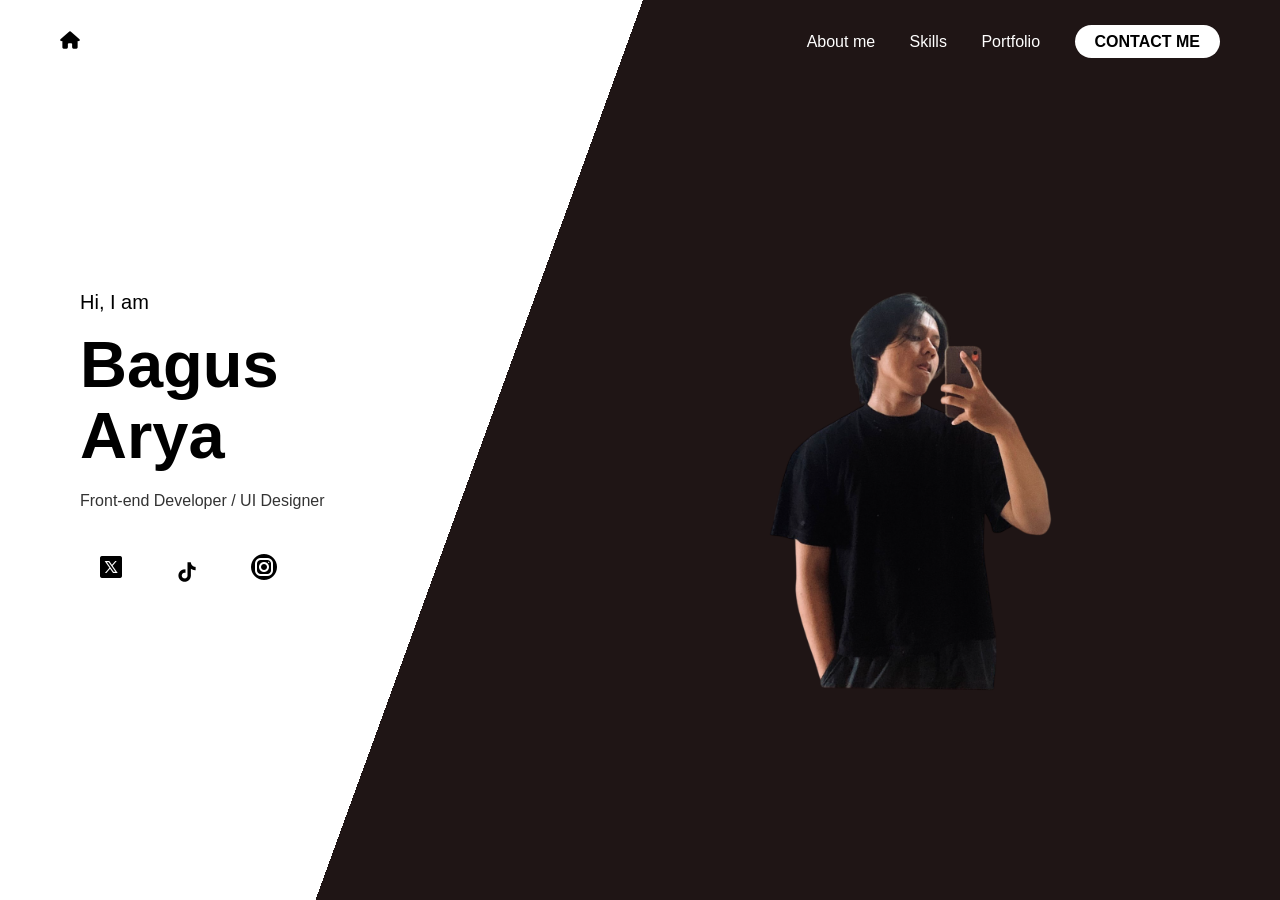
<file: index.html>
<!DOCTYPE html>
<html lang="en">
<head>
    <meta charset="UTF-8">
    <title>Portfolio Bagus Arya</title>
    <meta name="viewport" content="width=device-width, initial-scale=1.0">
    <link rel="stylesheet" href="style.css">
</head>

<body>

<header>
    <a href="http://127.0.0.1:5500/index.html#" class=><img src="House button.png" alt="Home Button">

    <nav>
        <a href="about.html">About me</a>
        <a href="skills.html">Skills</a>
        <a href="portfolio.html">Portfolio</a>
        <a href="contact.html" class="contact-btn">CONTACT ME</a>
    </nav>
</header>
</header>

<section class="hero">

    <div class="left">
        <p class="intro">Hi, I am</p>
        <h1>Bagus<br>Arya</h1>
        <p class="job">Front-end Developer / UI Designer</p>

       <div class="social">

    <a href="https://x.com/prabowo?s=20" target="_blank">
        <img src="icon x.png" alt="X">
    </a>

    <a href="https://www.tiktok.com/@virgoustttt?_r=1&_t=ZS-94NvFlFN3MQ" target="_blank">
        <img src="icon tiktok.png" alt="TikTok">
    </a>

    <a href="https://www.instagram.com/bgusary._?igsh=aDJybWo0ODUxajVt" target="_blank">
        <img src="icon ig.png" alt="Instagram">
    </a>

</div>
    </div>

    <div class="right">
        <img src="myself-Photoroom.png" alt="Profile Image">
    </div>

</section>

</body>
</html>
</file>
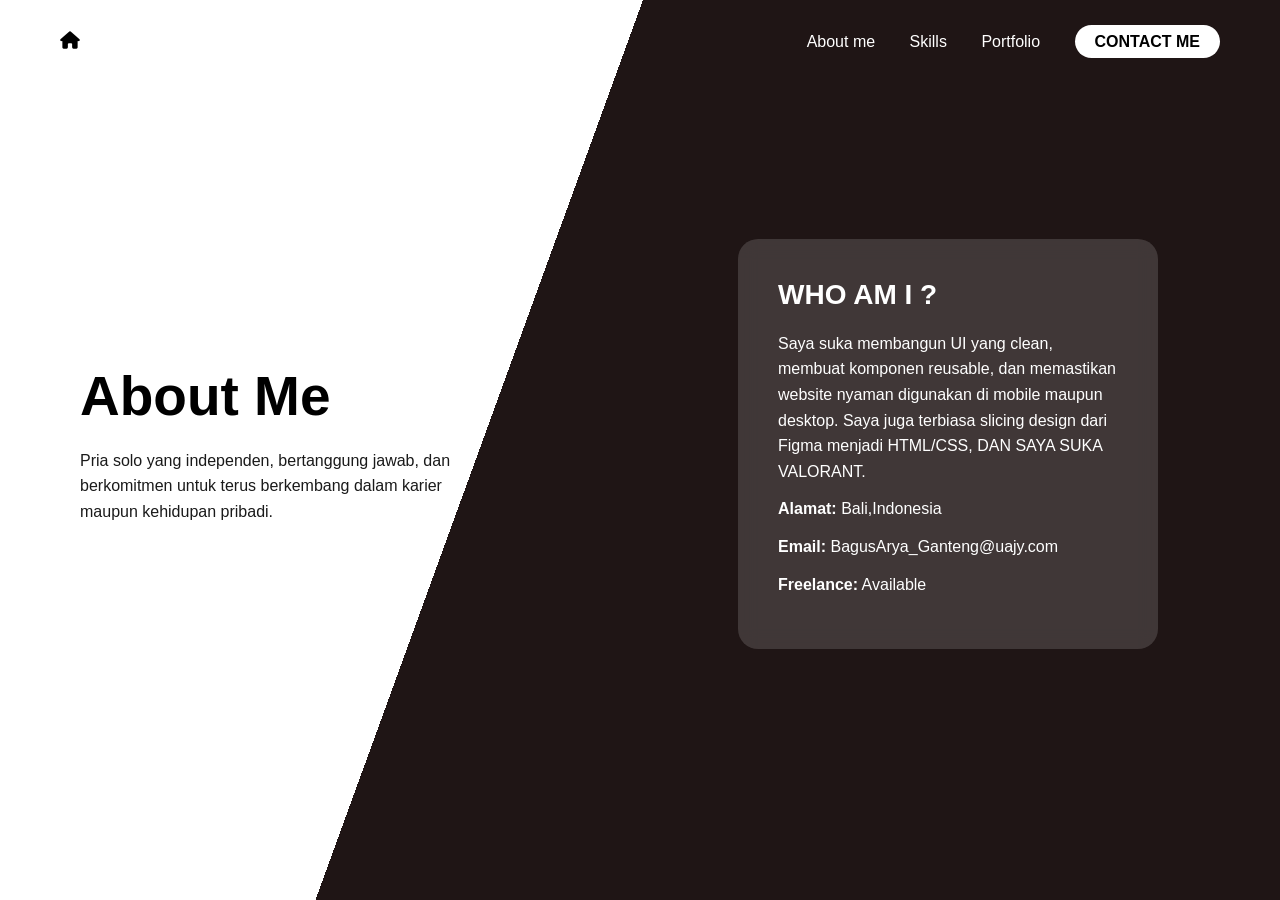
<file: about.html>
<!DOCTYPE html>
<html lang="en">
<head>
    <meta charset="UTF-8">
    <title>About - Portfolio Kadek</title>
    <meta name="viewport" content="width=device-width, initial-scale=1.0">
    <link rel="stylesheet" href="style.css">
</head>

<body>

<header>
   <a href="http://127.0.0.1:5500/index.html#" class=><img src="House button.png" alt="Home Button">

    <nav>
        <a href="about.html">About me</a>
        <a href="skills.html">Skills</a>
        <a href="portfolio.html">Portfolio</a>
        <a href="contact.html" class="contact-btn">CONTACT ME</a>
    </nav>
</header>

<section class="about-section">

    <div class="about-left">
        <h1>About Me</h1>
        <p>
            Pria solo yang independen, bertanggung jawab, dan 
            berkomitmen untuk terus berkembang dalam karier 
            maupun kehidupan pribadi.
        </p>
    </div>

    <div class="about-right">
        <div class="glass-card">
            <h2>WHO AM I ?</h2>
            <p>
                Saya suka membangun UI yang clean, membuat komponen reusable,
                dan memastikan website nyaman digunakan di mobile maupun desktop.
                Saya juga terbiasa slicing design dari Figma menjadi HTML/CSS,
                DAN SAYA SUKA VALORANT.
            </p>

            <p><b>Alamat:</b> Bali,Indonesia</p>
            <p><b>Email:</b> BagusArya_Ganteng@uajy.com</p>
            <p><b>Freelance:</b> Available</p>
        </div>
    </div>

</section>

</body>
</html>
</file>
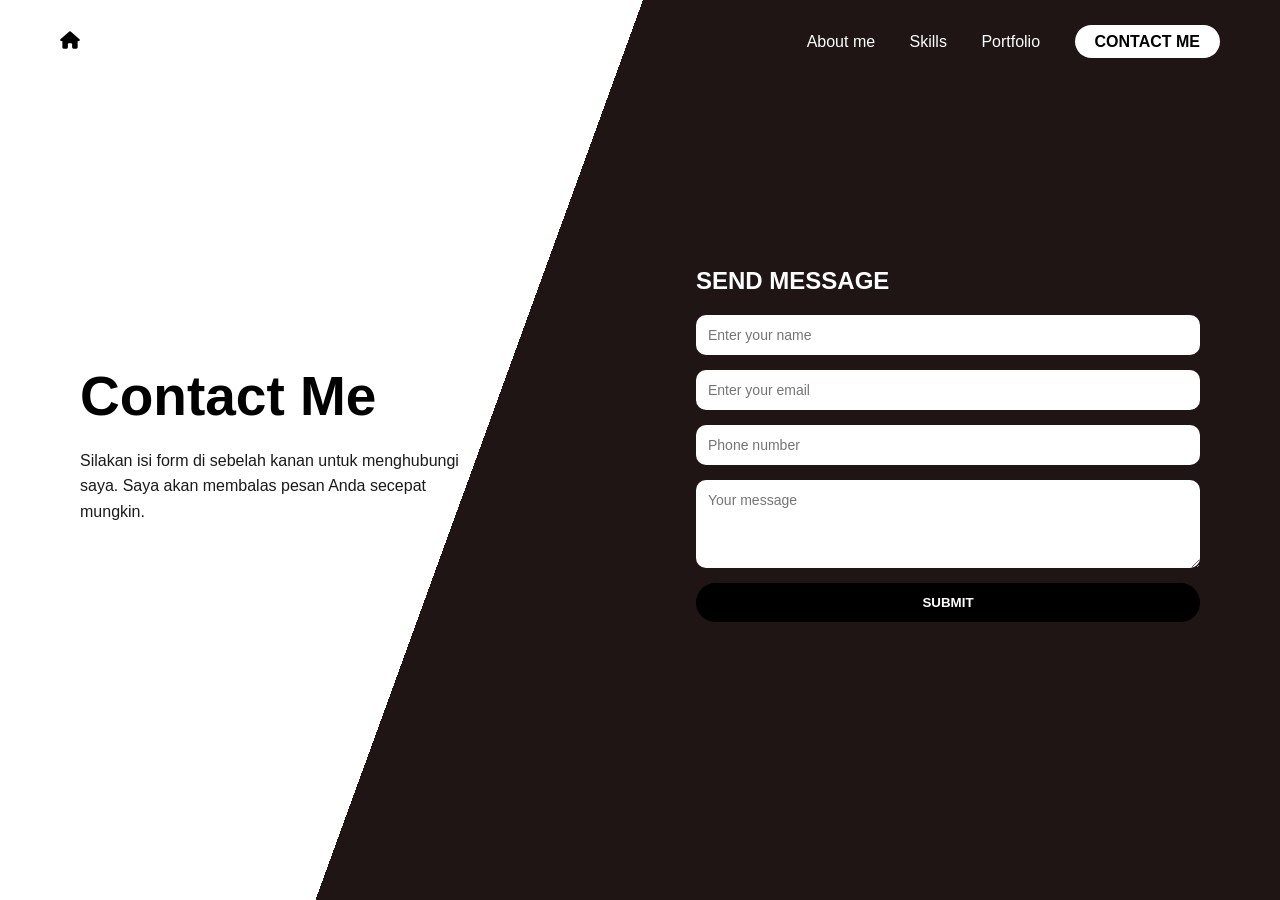
<file: contact.html>
<!DOCTYPE html>
<html lang="en">
<head>
    <meta charset="UTF-8">
    <title>Contact - My Website</title>
    <meta name="viewport" content="width=device-width, initial-scale=1.0">
    <link rel="stylesheet" href="style.css">
</head>

<body>

<header>
    <a href="http://127.0.0.1:5500/index.html#" class=><img src="House button.png" alt="Home Button">

    <nav>
        <a href="about.html">About me</a>
        <a href="skills.html">Skills</a>
        <a href="portfolio.html">Portfolio</a>
        <a href="contact.html" class="contact-btn">CONTACT ME</a>
    </nav>
</header>

<section class="contact-section">

    <div class="contact-left">
        <h1>Contact Me</h1>
        <p>
            Silakan isi form di sebelah kanan untuk menghubungi saya.
            Saya akan membalas pesan Anda secepat mungkin.
        </p>
    </div>

    <div class="contact-right">

        <h2>SEND MESSAGE</h2>

        <form class="contact-form">
            <input type="text" placeholder="Enter your name" required>
            <input type="email" placeholder="Enter your email" required>
            <input type="text" placeholder="Phone number">
            <textarea rows="4" placeholder="Your message" required></textarea>
            <button type="submit">SUBMIT</button>
        </form>

    </div>

</section>

</body>
</html>
</file>
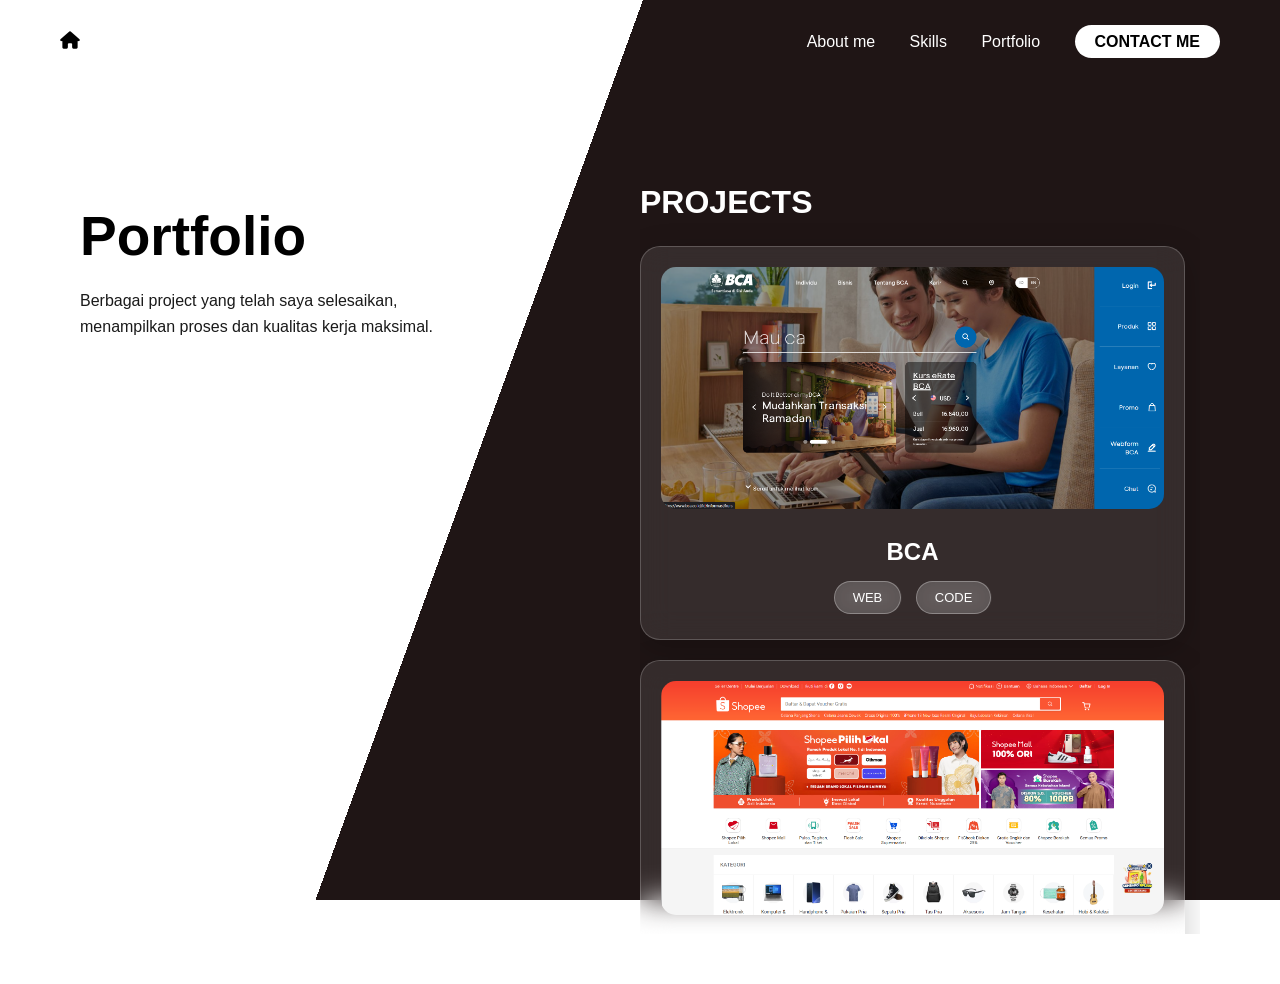
<file: portfolio.html>
<!DOCTYPE html>
<html lang="en">
<head>
    <meta charset="UTF-8">
    <title>Portfolio - My Website</title>
    <meta name="viewport" content="width=device-width, initial-scale=1.0">
    <link rel="stylesheet" href="style.css">
</head>

<body>

<header>
    <a href="http://127.0.0.1:5500/index.html#" class=><img src="House button.png" alt="Home Button">

    <nav>
        <a href="about.html">About me</a>
        <a href="skills.html">Skills</a>
        <a href="portfolio.html">Portfolio</a>
        <a href="contact.html" class="contact-btn">CONTACT ME</a>
    </nav>
</header>

<section class="portfolio-section">

    <div class="portfolio-left">
        <h1>Portfolio</h1>
        <p>
            Berbagai project yang telah saya selesaikan,
            menampilkan proses dan kualitas kerja maksimal.
        </p>
    </div>

    <div class="portfolio-right">

        <h2>PROJECTS</h2>

        <div class="project-grid">

            <div class="project-card">
                <img src="LANDING BCA.png" alt="Landing Page">
                <h3>BCA</h3>
                <div class="project-buttons">
                    <a href="#">WEB</a>
                    <a href="#">CODE</a>
                </div>
            </div>

            <div class="project-card">
                <img src="shopee.png" alt="Dashboard">
                <h3>SHOPEE</h3>
                <div class="project-buttons">
                    <a href="#">WEB</a>
                    <a href="#">CODE</a>
                </div>
            </div>

            <div class="project-card">
                <img src="BNI.png" alt="Dashboard">
                <h3>BNI</h3>
                <div class="project-buttons">
                    <a href="#">WEB</a>
                    <a href="#">CODE</a>
                </div>
            </div>

            <div class="project-card">
                <img src="ajaib.png" alt="Dashboard">
                <h3>AJAIB</h3>
                <div class="project-buttons">
                    <a href="#">WEB</a>
                    <a href="#">CODE</a>
                </div>
            </div>

        </div>

    </div>

</section>

</body>
</html>
</file>
<file: style.css>
/* ================= GLOBAL ================= */
* {
    margin: 0;
    padding: 0;
    box-sizing: border-box;
    font-family: Arial, Helvetica, sans-serif;
}

body {
    height: 100vh;
    overflow: hidden;
    position: relative;
}

/* ================= BACKGROUND DIAGONAL ================= */
body::before {
    content: "";
    position: fixed;
    width: 100%;
    height: 100%;
    background: linear-gradient(
        110deg,
        #ffffff 0%,
        #ffffff 40%,
        #1f1515 40%,
        #1f1515 60%,
        #1f1515 60%,
        #1f1515 100%
    );
    z-index: -1;
}

/* ================= HEADER ================= */
header {
    display: flex;
    justify-content: space-between;
    align-items: center;
    padding: 30px 60px;
}

.logo {
    background: white;
    padding: 10px 14px;
    border-radius: 12px;
    font-size: 18px;
}

nav a {
    text-decoration: none;
    margin-left: 30px;
    color: white;
    font-weight: 500;
}

.contact-btn {
    background: white;
    color: black !important;
    padding: 8px 20px;
    border-radius: 25px;
    font-weight: bold;
}

/* ================= HERO (DIPAKAI SEMUA HALAMAN) ================= */
.hero {
    display: flex;
    justify-content: space-between;
    align-items: center;
    padding: 0 80px;
    height: 80vh;
}

/* ================= LEFT SIDE ================= */
.left {
    width: 45%;
}

.left h1 {
    font-size: 65px;
    font-weight: 900;
    line-height: 1.1;
}

.intro {
    font-size: 20px;
    margin-bottom: 15px;
}

.job {
    margin-top: 20px;
    color: #333;
    font-weight: 500;
}

/* ================= SOCIAL ================= */
.social {
    margin-top: 30px;
}

.social a {
    display: inline-block;
    background: white;
    padding: 12px 16px;
    border-radius: 12px;
    margin-right: 15px;
    text-decoration: none;
    color: black;
    font-weight: bold;
}

/* ================= RIGHT SIDE ================= */
.right {
    width: 45%;
    display: flex;
    justify-content: center;
    align-items: center;
}

.right img {
    width: 380px;
    border-radius: 20px;
}

/* ================= ABOUT CARD ================= */
.glass-card {
    background: rgba(255, 255, 255, 0.15);
    padding: 40px;
    border-radius: 20px;
    backdrop-filter: blur(10px);
    color: white;
    width: 400px;
}

.glass-card h1 {
    font-size: 32px;
    margin-bottom: 20px;
}

.glass-card p {
    margin-bottom: 10px;
    line-height: 1.6;
}

/* ================= RESPONSIVE ================= */
@media (max-width: 900px) {

    .hero {
        flex-direction: column;
        text-align: center;
    }

    .left, .right {
        width: 100%;
    }

    .right img {
        margin-top: 30px;
        width: 250px;
    }

    .glass-card {
        width: 90%;
        margin-top: 30px;
    }
}
/* ================= ABOUT PAGE ================= */

.about-section {
    display: flex;
    justify-content: space-between;
    align-items: center;
    padding: 0 80px;
    height: 80vh;
}

.about-left {
    width: 45%;
}

.about-left h1 {
    font-size: 55px;
    font-weight: 900;
    margin-bottom: 20px;
}

.about-left p {
    max-width: 400px;
    line-height: 1.6;
    color: #1a1a1a;
}

.about-right {
    width: 45%;
    display: flex;
    justify-content: center;
}

.glass-card {
    background: rgba(255, 255, 255, 0.15);
    padding: 40px;
    border-radius: 20px;
    backdrop-filter: blur(10px);
    color: white;
    width: 420px;
}

.glass-card h2 {
    font-size: 28px;
    margin-bottom: 20px;
}

.glass-card p {
    margin-bottom: 12px;
    line-height: 1.6;
}

/* ================= SKILLS PAGE  ================= */

.skills-section {
    display: flex;
    justify-content: space-between;
    align-items: center;
    padding: 0 80px;
    min-height: 100vh; 
    box-sizing: border-box;
}

.skills-left {
    width: 40%;
}

.skills-left h1 {
    font-size: 55px; 
    font-weight: 900;
    margin-bottom: 20px;
}

.skills-left p {
    font-size: 16px;
    max-width: 400px;
    line-height: 1.6;
    color: #1a1a1a;
}

.skills-right {
    width: 50%;
    padding: 40px 0;
}

.skills-right h2 {
    margin-bottom: 20px;
    font-size: 24px;
    color: white;
    font-weight: 800;
    text-transform: uppercase;
}

/* GRID SKILL */
.skill-grid {
    display: grid;
    grid-template-columns: repeat(4, 1fr);
    gap: 15px;
}

.skill-item {
    padding: 20px 10px;
    text-align: center;
    border-radius: 16px;
    font-weight: bold;
    color: white;
    background: rgba(255, 255, 255, 0.08);
    backdrop-filter: blur(15px);
    -webkit-backdrop-filter: blur(15px);
    border: 1px solid rgba(255, 255, 255, 0.2);
    box-shadow: 0 8px 25px rgba(0, 0, 0, 0.3);
    transition: all 0.3s ease;

    /* Pengaturan Ikon & Teks */
    display: flex;
    flex-direction: column;
    align-items: center;
    justify-content: center;
    gap: 10px; 
}

/* Ukuran Ikon */
.skill-item i {
    font-size: 32px; 
    display: block;
}

.skill-item span {
    font-size: 13px;
    letter-spacing: 0.5px;
}

.skill-item:hover {
    transform: translateY(-5px);
    background: #ffffff;
    color: #000000;
    border-color: #ffffff;
}

.skill-item:hover i {
    color: #000000;
}

/* RESPONSIVE */
@media (max-width: 1100px) {
    .skill-grid {
        grid-template-columns: repeat(3, 1fr);
    }
}

@media (max-width: 900px) {
    .skills-section {
        flex-direction: column;
        text-align: center;
        padding: 80px 20px;
        height: auto;
    }

    .skills-left,
    .skills-right {
        width: 100%;
    }

    .skills-left p {
        margin: 0 auto 40px auto;
    }

    .skill-grid {
        grid-template-columns: repeat(2, 1fr);
    }
}

/* ================= PORTFOLIO PAGE ================= */
.portfolio-section {
    display: flex;
    justify-content: space-between;
    align-items: flex-start; 
    padding: 100px 80px 50px 80px; 
    height: 100vh;
    box-sizing: border-box;
    overflow: hidden; 
}

.portfolio-left {
    width: 40%;
    padding-top: 20px;
}

.portfolio-left h1 {
    font-size: 55px;
    font-weight: 900;
    margin-bottom: 20px;
    color: #000; 
}

.portfolio-left p {
    font-size: 16px; 
    max-width: 400px;
    line-height: 1.6;
    color: #1a1a1a;
}


.portfolio-right {
    width: 50%;
    height: 100%; 
    overflow-y: auto; 
    padding-right: 15px;
    padding-bottom: 100px; 
}

.portfolio-right h2 {
    font-size: 32px; 
    font-weight: bold;
    margin-bottom: 25px;
    color: white;
    text-transform: uppercase;
}

/* GRID PROJECT */
.project-grid {
    display: grid;
    grid-template-columns: 1fr;
    gap: 20px;
}

/* GLASS CARD */
.project-card {
    background: rgba(255, 255, 255, 0.1);
    backdrop-filter: blur(15px);
    -webkit-backdrop-filter: blur(15px);
    border-radius: 20px;
    padding: 20px;
    text-align: center;
    border: 1px solid rgba(255, 255, 255, 0.2);
    box-shadow: 0 8px 32px rgba(0, 0, 0, 0.2);
    color: white;
}

.project-card img {
    width: 100%;
    border-radius: 15px;
    margin-bottom: 15px;
}

.project-card h3 {
    font-size: 24px; 
    margin: 10px 0;
    font-weight: 600;
}

.project-card p {
    font-size: 14px; 
    margin-bottom: 15px;
    opacity: 0.9;
}

/* BUTTONS */
.project-buttons a {
    display: inline-block;
    padding: 8px 18px;
    margin: 5px;
    text-decoration: none;
    background: rgba(255, 255, 255, 0.15);
    backdrop-filter: blur(10px);
    color: white;
    border-radius: 25px;
    font-size: 13px;
    border: 1px solid rgba(255, 255, 255, 0.3);
    transition: 0.3s;
}

/* SCROLLBAR STYLE */
.portfolio-right::-webkit-scrollbar {
    width: 8px;
}

.portfolio-right::-webkit-scrollbar-track {
    background: transparent;
}

.portfolio-right::-webkit-scrollbar-thumb {
    background: rgba(255, 255, 255, 0.3);
    border-radius: 10px;
}

/* ================= CONTACT PAGE ================= */

.contact-section {
    display: flex;
    justify-content: space-between;
    align-items: center;
    padding: 0 80px;
    height: 80vh;
}

.contact-left {
    width: 40%;
}

.contact-left h1 {
    font-size: 55px;
    font-weight: 900;
    margin-bottom: 20px;
}

.contact-left p {
    max-width: 400px;
    line-height: 1.6;
    color: #1a1a1a;
}

.contact-right {
    width: 45%;
}

.contact-right h2 {
    margin-bottom: 20px;
    color: white;
}

/* FORM */
.contact-form {
    display: flex;
    flex-direction: column;
}

.contact-form input,
.contact-form textarea {
    margin-bottom: 15px;
    padding: 12px;
    border-radius: 10px;
    border: none;
    outline: none;
    font-size: 14px;
}

.contact-form button {
    padding: 12px;
    border: none;
    border-radius: 25px;
    background: black;
    color: white;
    font-weight: bold;
    cursor: pointer;
    transition: 0.3s;
}

.contact-form button:hover {
    background: #444;
}

/* RESPONSIVE */
@media (max-width: 900px) {

    .contact-section {
        flex-direction: column;
        text-align: center;
    }

    .contact-left,
    .contact-right {
        width: 100%;
    }
}
</file>
